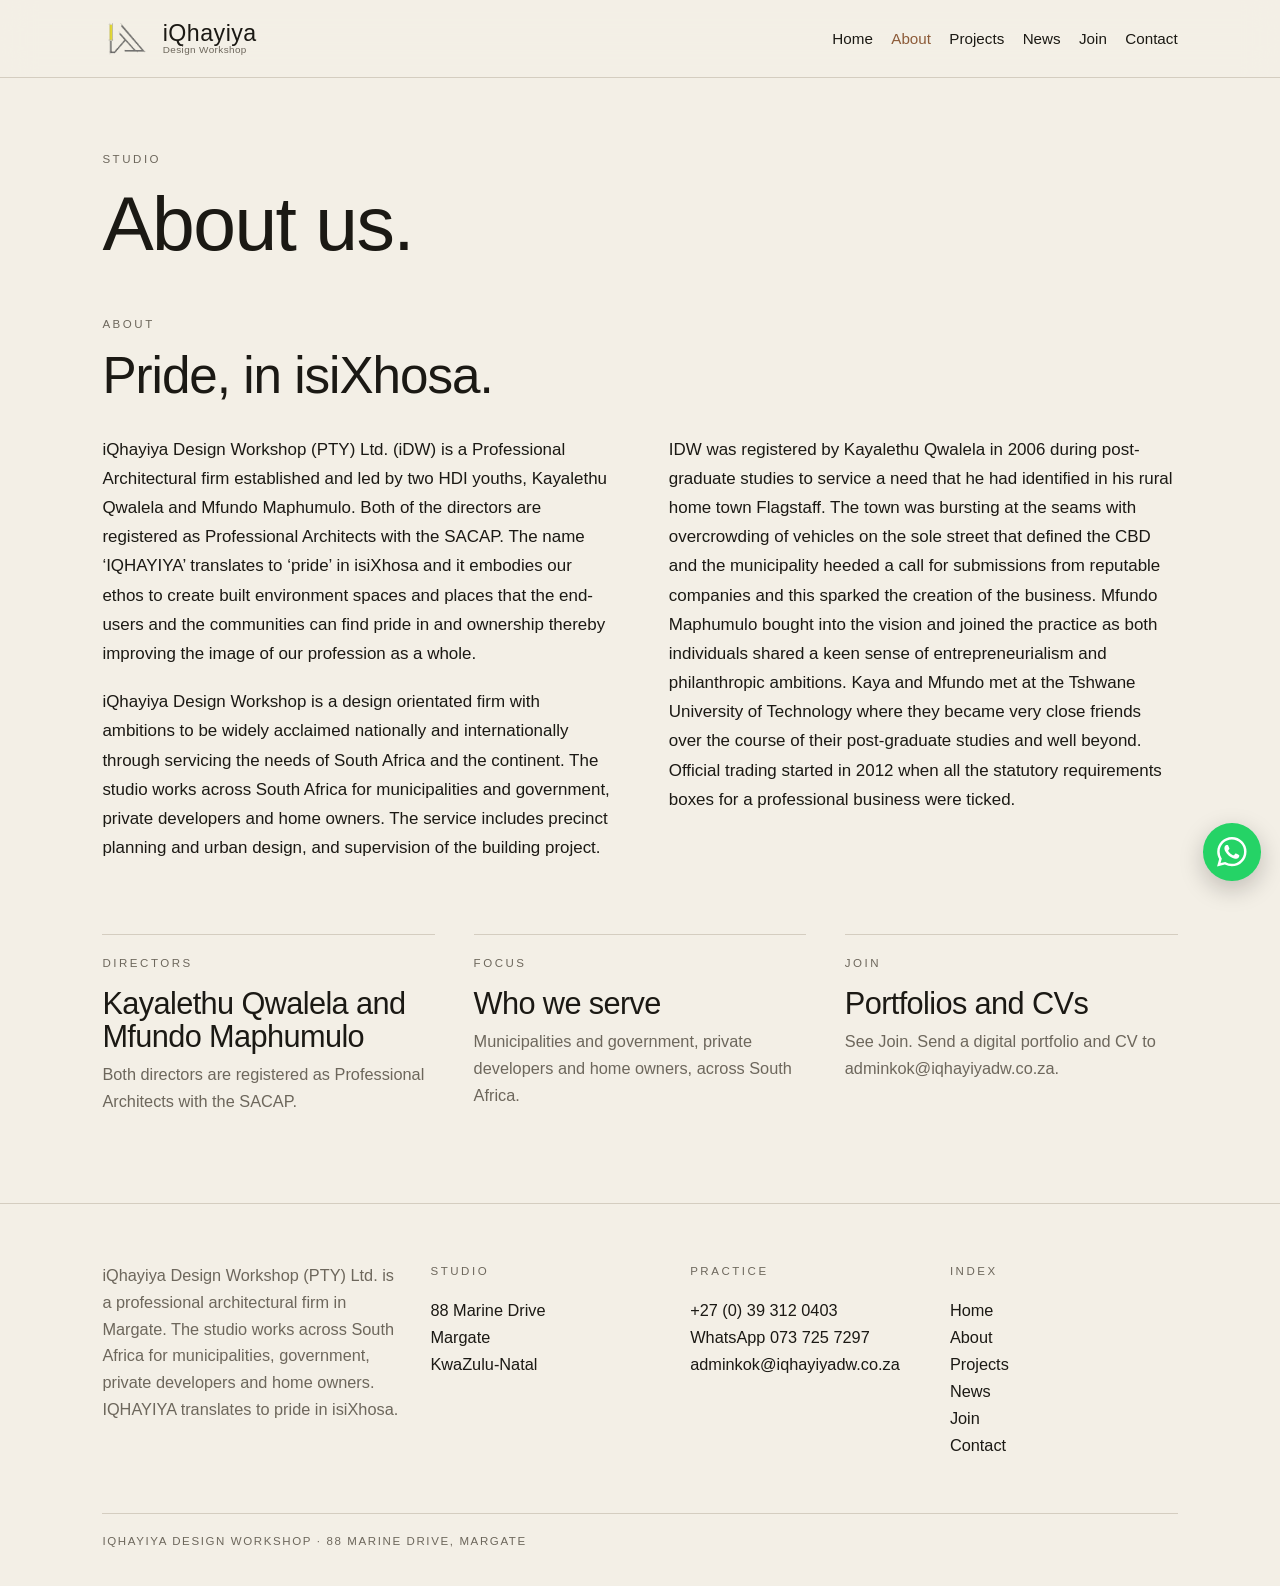
<file: about.html>
<!DOCTYPE html>
<html lang="en">
<head>
  <meta charset="utf-8">
  <meta name="viewport" content="width=device-width, initial-scale=1">
  <title>About Us — iQhayiya Design Workshop</title>
  <meta name="description" content="About iQhayiya Design Workshop.">
  <link rel="icon" href="favicon.svg" type="image/svg+xml">
  <link rel="stylesheet" href="css/styles.css?v=meet69">
</head>
<body>
  <div id="site-header"></div>
  <main>
    <section class="page-hero">
      <p class="eyebrow">Studio</p>
      <h1>About us.</h1>
    </section>

    <section class="practice-about">
      <div class="practice-about-head">
        <p class="eyebrow">About</p>
        <h2>Pride, in isiXhosa.</h2>
      </div>
      <div class="practice-copy">
        <p>iQhayiya Design Workshop (PTY) Ltd. (iDW) is a Professional Architectural firm established and led by two HDI youths, Kayalethu Qwalela and Mfundo Maphumulo. Both of the directors are registered as Professional Architects with the SACAP. The name ‘IQHAYIYA’ translates to ‘pride’ in isiXhosa and it embodies our ethos to create built environment spaces and places that the end-users and the communities can find pride in and ownership thereby improving the image of our profession as a whole.</p>
        <p>iQhayiya Design Workshop is a design orientated firm with ambitions to be widely acclaimed nationally and internationally through servicing the needs of South Africa and the continent. The studio works across South Africa for municipalities and government, private developers and home owners. The service includes precinct planning and urban design, and supervision of the building project.</p>
        <p>IDW was registered by Kayalethu Qwalela in 2006 during post-graduate studies to service a need that he had identified in his rural home town Flagstaff. The town was bursting at the seams with overcrowding of vehicles on the sole street that defined the CBD and the municipality heeded a call for submissions from reputable companies and this sparked the creation of the business. Mfundo Maphumulo bought into the vision and joined the practice as both individuals shared a keen sense of entrepreneurialism and philanthropic ambitions. Kaya and Mfundo met at the Tshwane University of Technology where they became very close friends over the course of their post-graduate studies and well beyond. Official trading started in 2012 when all the statutory requirements boxes for a professional business were ticked.</p>
      </div>
    </section>

    <section class="notes">
      <article>
        <p class="eyebrow">Directors</p>
        <h3>Kayalethu Qwalela and Mfundo Maphumulo</h3>
        <p>Both directors are registered as Professional Architects with the SACAP.</p>
      </article>
      <article>
        <p class="eyebrow">Focus</p>
        <h3>Who we serve</h3>
        <p>Municipalities and government, private developers and home owners, across South Africa.</p>
      </article>
      <article>
        <p class="eyebrow">Join</p>
        <h3>Portfolios and CVs</h3>
        <p>See <a href="join.html">Join</a>. Send a digital portfolio and CV to <a href="mailto:adminkok@iqhayiyadw.co.za">adminkok@iqhayiyadw.co.za</a>.</p>
      </article>
    </section>

  </main>
  <div id="site-footer"></div>
  <script type="module" src="js/about.js?v=meet70"></script>
</body>
</html>
</file>
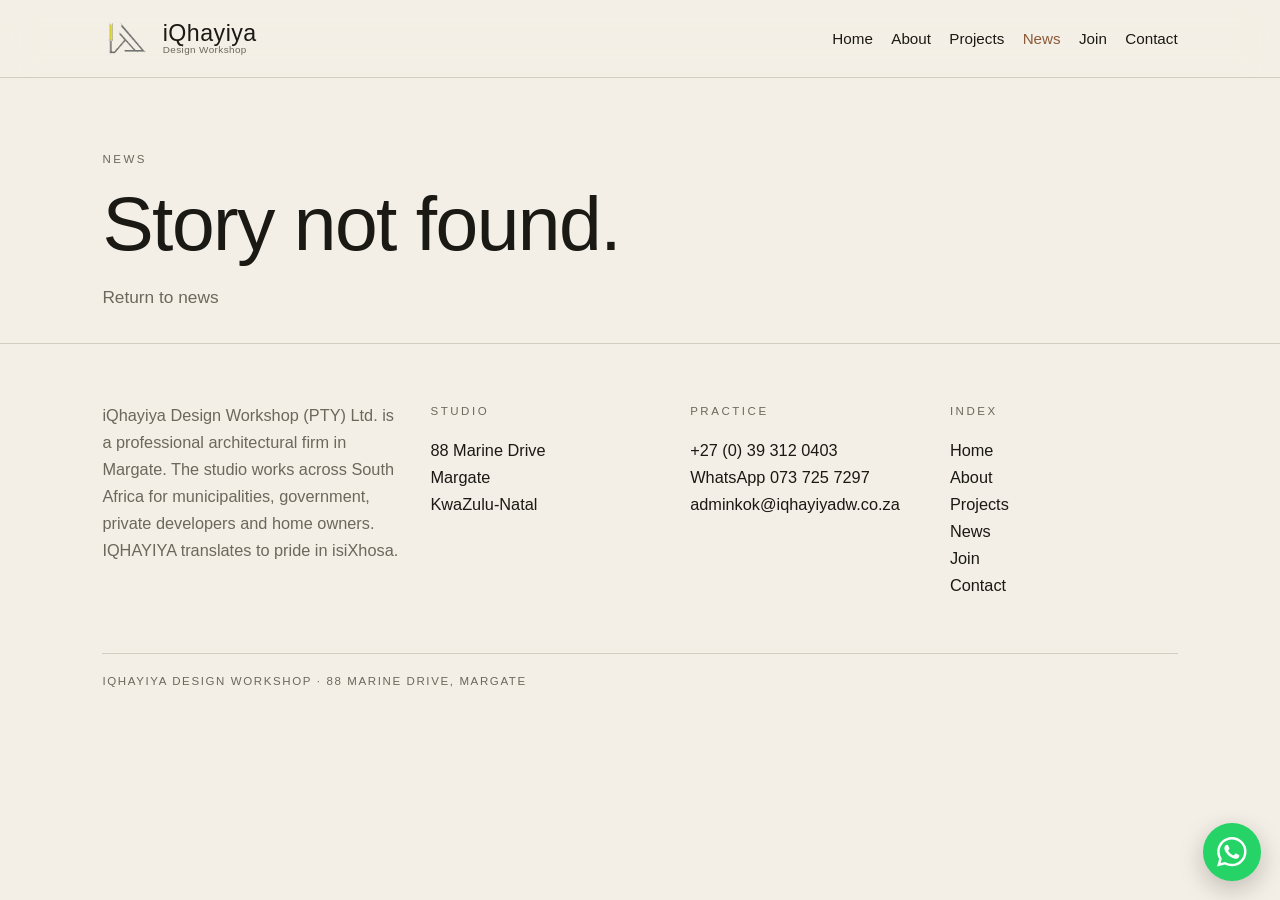
<file: article.html>
<!DOCTYPE html>
<html lang="en">
<head>
  <meta charset="utf-8">
  <meta name="viewport" content="width=device-width, initial-scale=1">
  <title>News — iQhayiya Design Workshop</title>
  <meta name="description" content="Article, iQhayiya Design Workshop.">
  <link rel="icon" href="favicon.svg" type="image/svg+xml">
  <link rel="stylesheet" href="css/styles.css?v=meet69">
</head>
<body>
  <div id="site-header"></div>
  <main id="article-root"></main>
  <div id="site-footer"></div>
  <script type="module" src="js/article.js?v=meet70"></script>
</body>
</html>
</file>
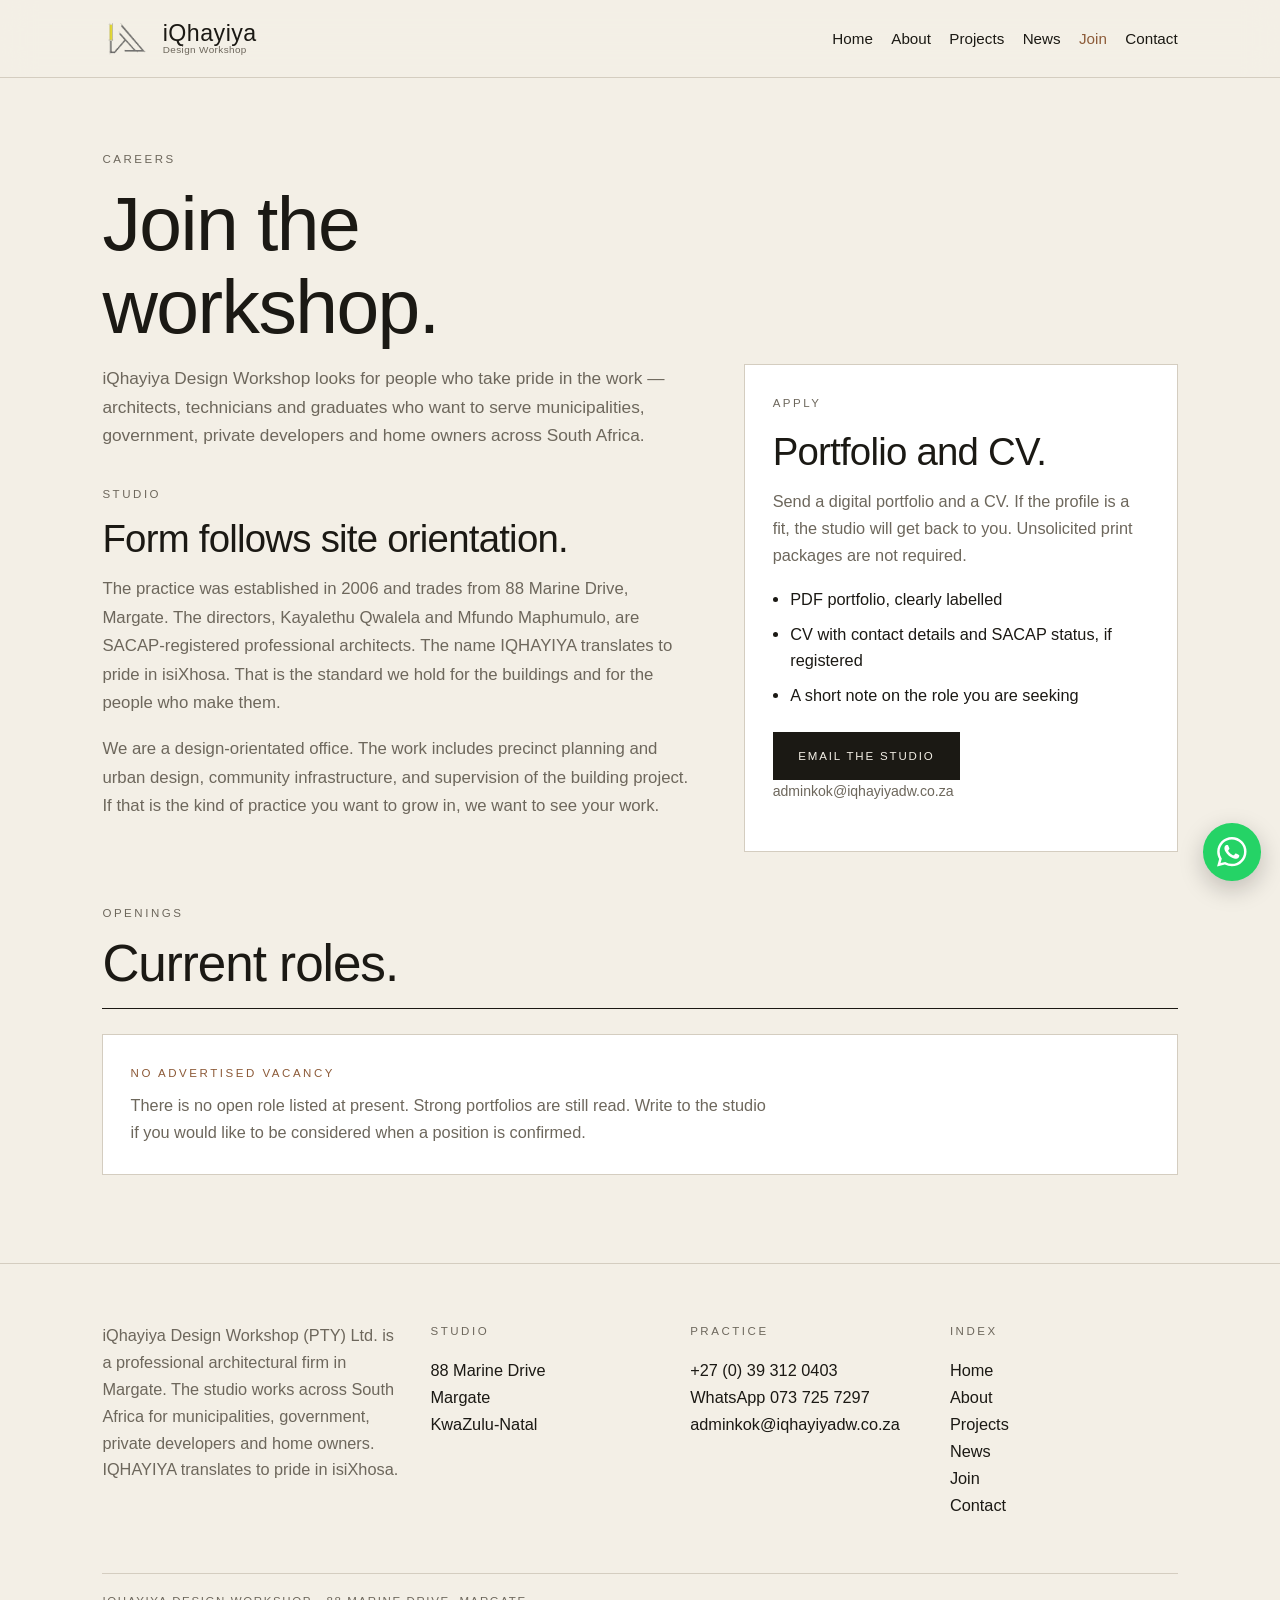
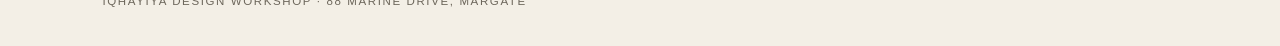
<file: join.html>
<!DOCTYPE html>
<html lang="en">
<head>
  <meta charset="utf-8">
  <meta name="viewport" content="width=device-width, initial-scale=1">
  <title>Join — iQhayiya Design Workshop</title>
  <meta name="description" content="Join iQhayiya Design Workshop. Send a digital portfolio and CV to the Margate studio.">
  <link rel="icon" href="favicon.svg" type="image/svg+xml">
  <link rel="stylesheet" href="css/styles.css?v=meet69">
</head>
<body data-nav="join">
  <div id="site-header"></div>
  <main>
    <header class="join-masthead">
      <p class="eyebrow">Careers</p>
      <h1>Join the workshop.</h1>
      <div class="join-pair">
        <div class="join-intro">
          <p class="lede">iQhayiya Design Workshop looks for people who take pride in the work — architects, technicians and graduates who want to serve municipalities, government, private developers and home owners across South Africa.</p>
          <div class="join-copy">
            <p class="eyebrow">Studio</p>
            <h2>Form follows site orientation.</h2>
            <p>The practice was established in 2006 and trades from 88 Marine Drive, Margate. The directors, Kayalethu Qwalela and Mfundo Maphumulo, are SACAP-registered professional architects. The name IQHAYIYA translates to pride in isiXhosa. That is the standard we hold for the buildings and for the people who make them.</p>
            <p>We are a design-orientated office. The work includes precinct planning and urban design, community infrastructure, and supervision of the building project. If that is the kind of practice you want to grow in, we want to see your work.</p>
          </div>
        </div>
        <aside class="join-apply">
          <p class="eyebrow">Apply</p>
          <h2>Portfolio and CV.</h2>
          <p>Send a digital portfolio and a CV. If the profile is a fit, the studio will get back to you. Unsolicited print packages are not required.</p>
          <ul class="join-list">
            <li>PDF portfolio, clearly labelled</li>
            <li>CV with contact details and SACAP status, if registered</li>
            <li>A short note on the role you are seeking</li>
          </ul>
          <a class="more-projects-btn join-mail" href="mailto:adminkok@iqhayiyadw.co.za?subject=Portfolio%20and%20CV">Email the studio</a>
          <p class="join-note">adminkok@iqhayiyadw.co.za</p>
        </aside>
      </div>
    </header>

    <section class="join-openings">
      <div class="join-openings-head">
        <p class="eyebrow">Openings</p>
        <h2>Current roles.</h2>
      </div>
      <div class="join-vacancy" role="status">
        <p class="join-vacancy-kicker">No advertised vacancy</p>
        <p>There is no open role listed at present. Strong portfolios are still read. Write to the studio if you would like to be considered when a position is confirmed.</p>
      </div>
    </section>
  </main>
  <div id="site-footer"></div>
  <script type="module" src="js/page.js?v=meet70"></script>
</body>
</html>
</file>
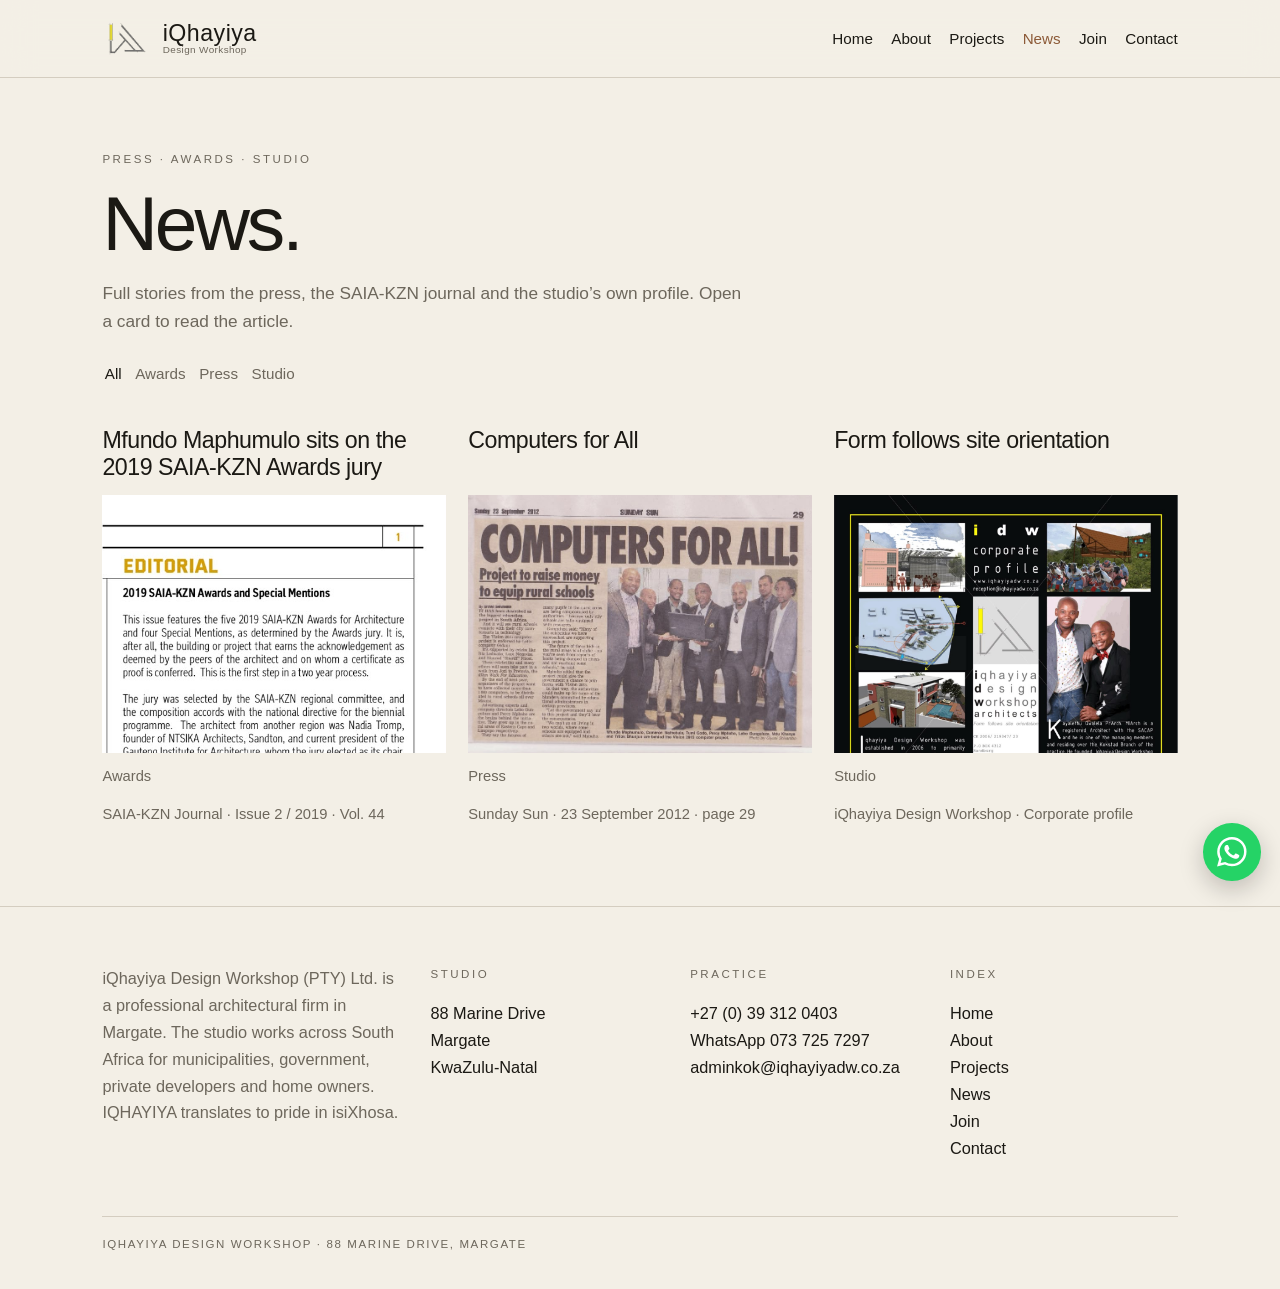
<file: news.html>
<!DOCTYPE html>
<html lang="en">
<head>
  <meta charset="utf-8">
  <meta name="viewport" content="width=device-width, initial-scale=1">
  <title>News — iQhayiya Design Workshop</title>
  <meta name="description" content="Press, awards and studio records from iQhayiya Design Workshop.">
  <link rel="icon" href="favicon.svg" type="image/svg+xml">
  <link rel="stylesheet" href="css/styles.css?v=meet69">
</head>
<body>
  <div id="site-header"></div>
  <main>
    <section class="page-hero news-masthead">
      <p class="eyebrow">Press · Awards · Studio</p>
      <h1>News.</h1>
      <p class="lede">Full stories from the press, the SAIA-KZN journal and the studio’s own profile. Open a card to read the article.</p>
    </section>
    <div class="filters" role="group" aria-label="Filter news">
      <button type="button" data-filter="All" aria-pressed="true">All</button>
      <button type="button" data-filter="Awards">Awards</button>
      <button type="button" data-filter="Press">Press</button>
      <button type="button" data-filter="Studio">Studio</button>
    </div>
    <div class="archive-grid" id="news-grid"></div>
    <p class="empty" id="news-empty" hidden>No stories in this set.</p>
  </main>
  <div id="site-footer"></div>
  <script type="module" src="js/news.js?v=meet70"></script>
</body>
</html>
</file>
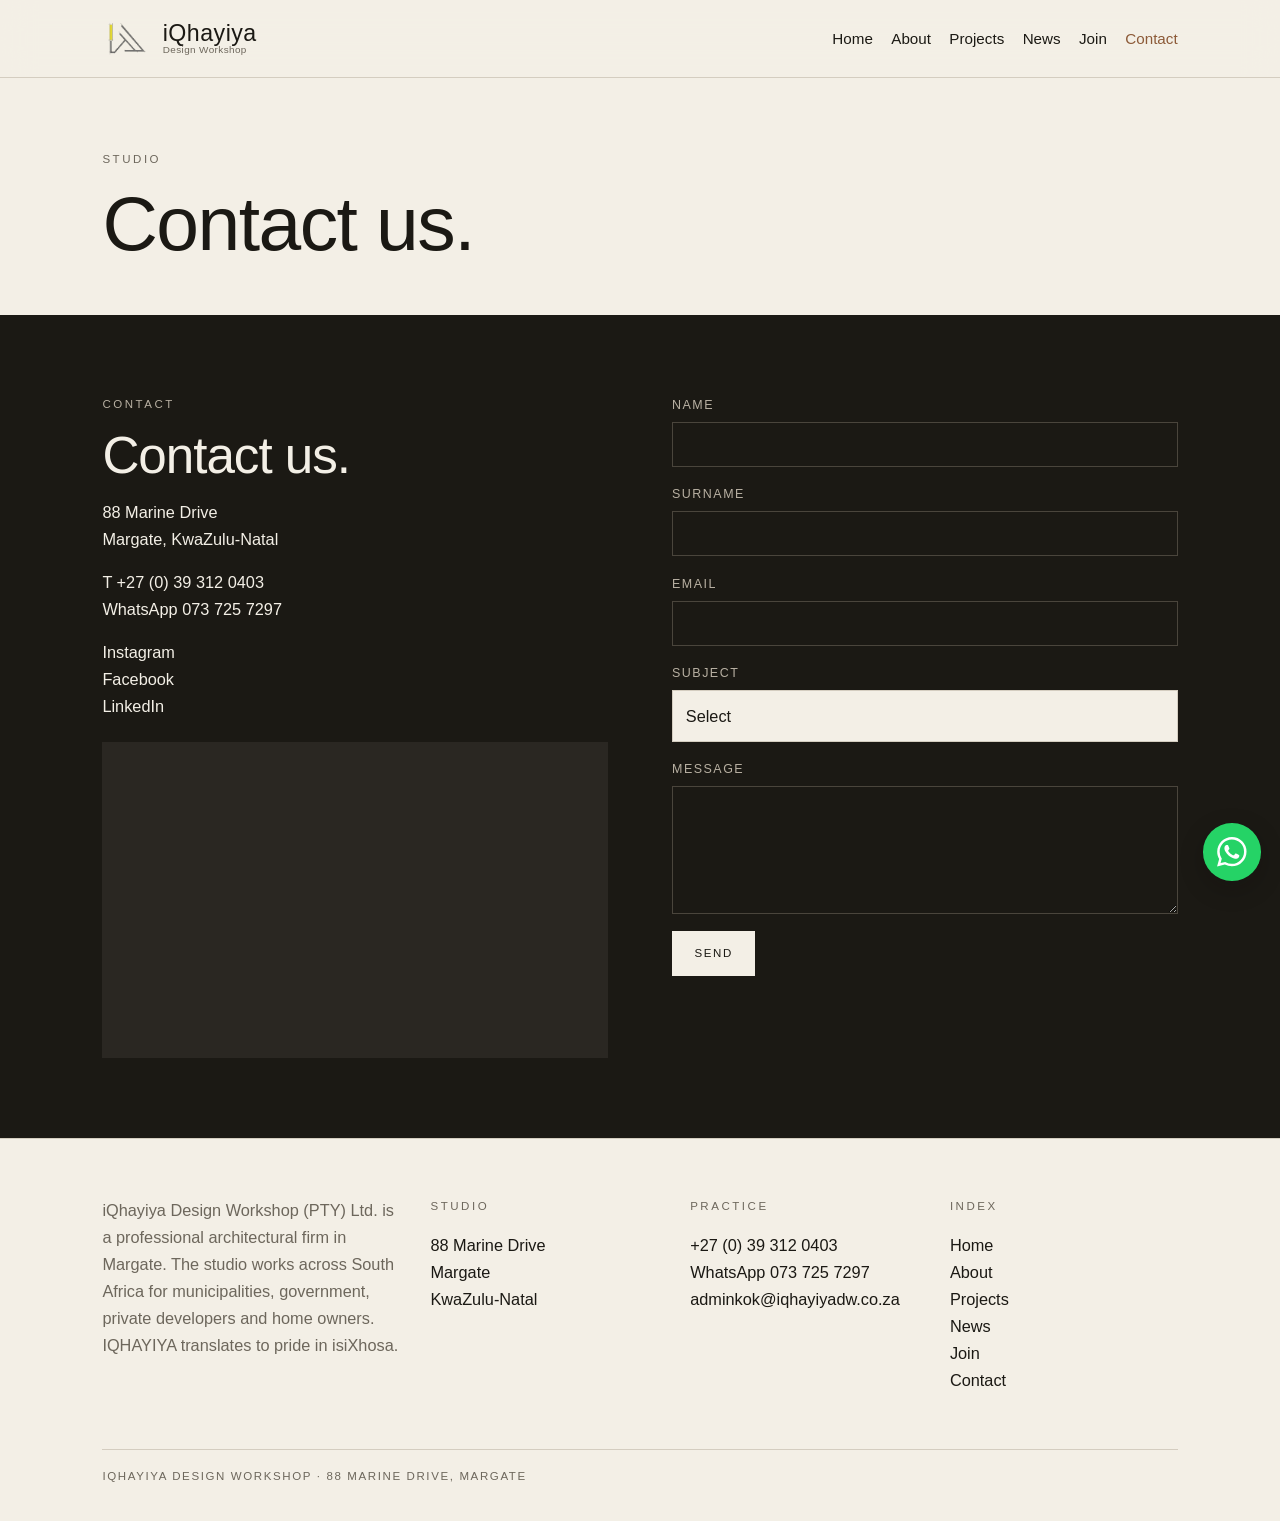
<file: practice.html>
<!DOCTYPE html>
<html lang="en">
<head>
  <meta charset="utf-8">
  <meta name="viewport" content="width=device-width, initial-scale=1">
  <title>Contact — iQhayiya Design Workshop</title>
  <meta name="description" content="Contact iQhayiya Design Workshop.">
  <link rel="icon" href="favicon.svg" type="image/svg+xml">
  <link rel="stylesheet" href="css/styles.css?v=meet69">
</head>
<body>
  <div id="site-header"></div>
  <main>
    <section class="page-hero">
      <p class="eyebrow">Studio</p>
      <h1>Contact us.</h1>
    </section>

    <section class="contact-panel" id="contact">
      <div>
        <p class="eyebrow">Contact</p>
        <h2>Contact us.</h2>
        <p>88 Marine Drive<br>Margate, KwaZulu-Natal</p>
        <p><a href="tel:+27393120403">T +27 (0) 39 312 0403</a><br>
        <a href="https://wa.me/27737257297">WhatsApp 073 725 7297</a></p>
        <p><a href="https://www.instagram.com/iqhayiya_design_workshop_archi/" target="_blank" rel="noopener">Instagram</a><br>
        <a href="https://www.facebook.com/iQhayiya-Design-Workshop-Architects-254652624596384/" target="_blank" rel="noopener">Facebook</a><br>
        <a href="https://www.linkedin.com/company/iqhayiya-design-workshop" target="_blank" rel="noopener">LinkedIn</a></p>
        <div class="map-embed">
          <iframe title="iQhayiya Design Workshop on Google Maps" src="https://maps.google.com/maps?q=88%20Marine%20Drive%20Margate&amp;z=15&amp;output=embed" loading="lazy" referrerpolicy="no-referrer-when-downgrade"></iframe>
        </div>
      </div>
      <form id="contact-form" novalidate>
        <label>
          Name
          <input type="text" name="name" autocomplete="given-name">
          <span class="field-error" data-error-for="name"></span>
        </label>
        <label>
          Surname
          <input type="text" name="surname" autocomplete="family-name">
          <span class="field-error" data-error-for="surname"></span>
        </label>
        <label>
          Email
          <input type="email" name="email" autocomplete="email">
          <span class="field-error" data-error-for="email"></span>
        </label>
        <label>
          <span id="project-type-label">Subject</span>
          <select name="type" id="project-type" class="sr-only" tabindex="-1" aria-hidden="true">
            <option value="">Select</option>
            <option>Urban design</option>
            <option>Building supervision</option>
            <option>Residential</option>
            <option>Community Infrastructure</option>
          </select>
          <div class="custom-select" data-custom-select>
            <button type="button" class="custom-select-trigger" aria-haspopup="listbox" aria-expanded="false" aria-labelledby="project-type-label">
              Select
            </button>
            <ul class="custom-select-menu" role="listbox" hidden>
              <li role="option" data-value="Urban design">Urban design</li>
              <li role="option" data-value="Building supervision">Building supervision</li>
              <li role="option" data-value="Residential">Residential</li>
              <li role="option" data-value="Community Infrastructure">Community Infrastructure</li>
            </ul>
          </div>
          <span class="field-error" data-error-for="type"></span>
        </label>
        <label>
          Message
          <textarea name="note" rows="5"></textarea>
          <span class="field-error" data-error-for="note"></span>
        </label>
        <button type="submit">Send</button>
        <p class="form-status" id="form-status" role="status"></p>
      </form>
    </section>
  </main>
  <div id="site-footer"></div>
  <script type="module" src="js/practice.js?v=meet70"></script>
</body>
</html>
</file>
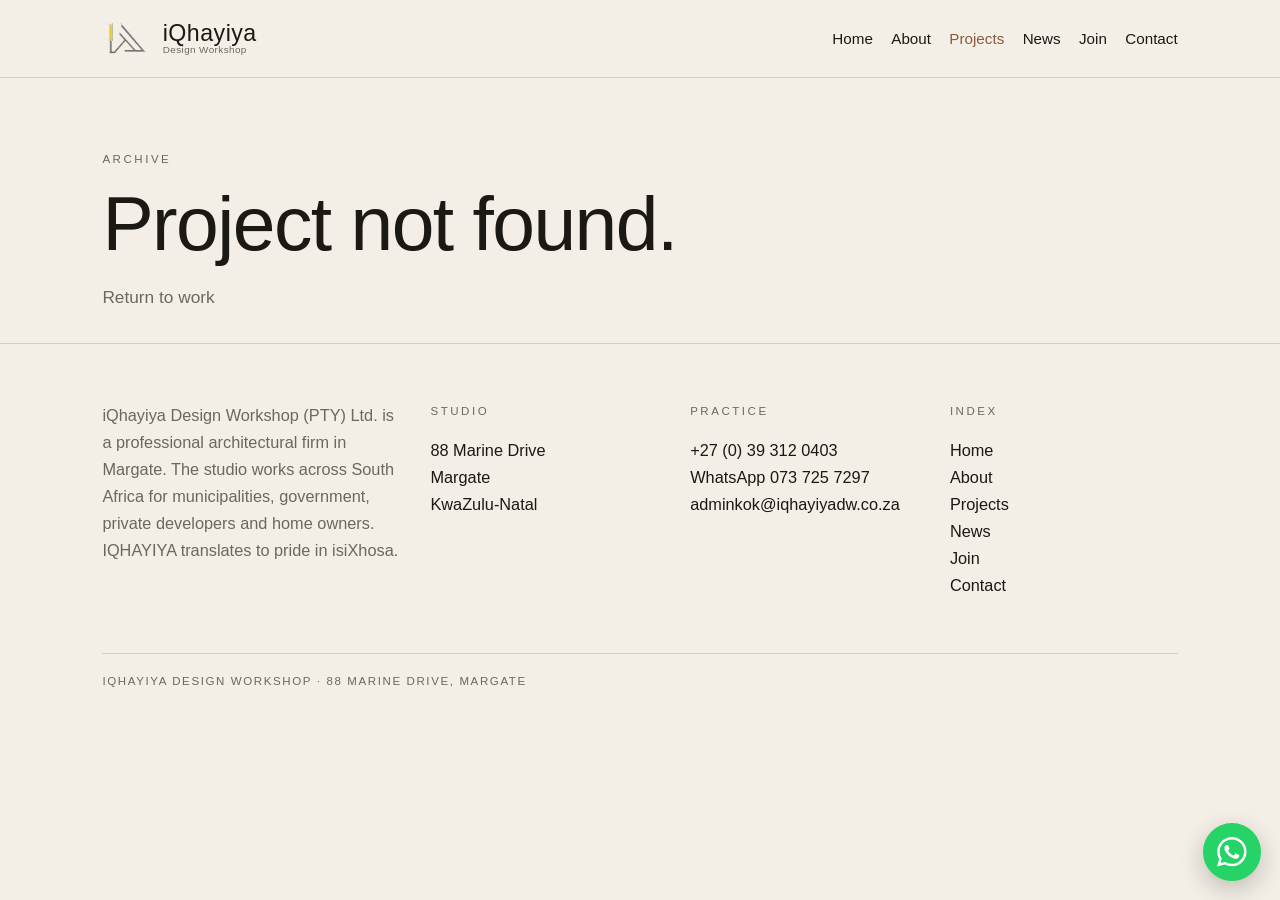
<file: project.html>
<!DOCTYPE html>
<html lang="en">
<head>
  <meta charset="utf-8">
  <meta name="viewport" content="width=device-width, initial-scale=1">
  <title>Project — iQhayiya Design Workshop</title>
  <meta name="description" content="Project, iQhayiya Design Workshop.">
  <link rel="icon" href="favicon.svg" type="image/svg+xml">
  <link rel="stylesheet" href="css/styles.css?v=meet69">
</head>
<body>
  <div id="site-header"></div>
  <main id="project-root"></main>
  <div id="site-footer"></div>
  <script type="module" src="js/project.js?v=meet70"></script>
</body>
</html>
</file>
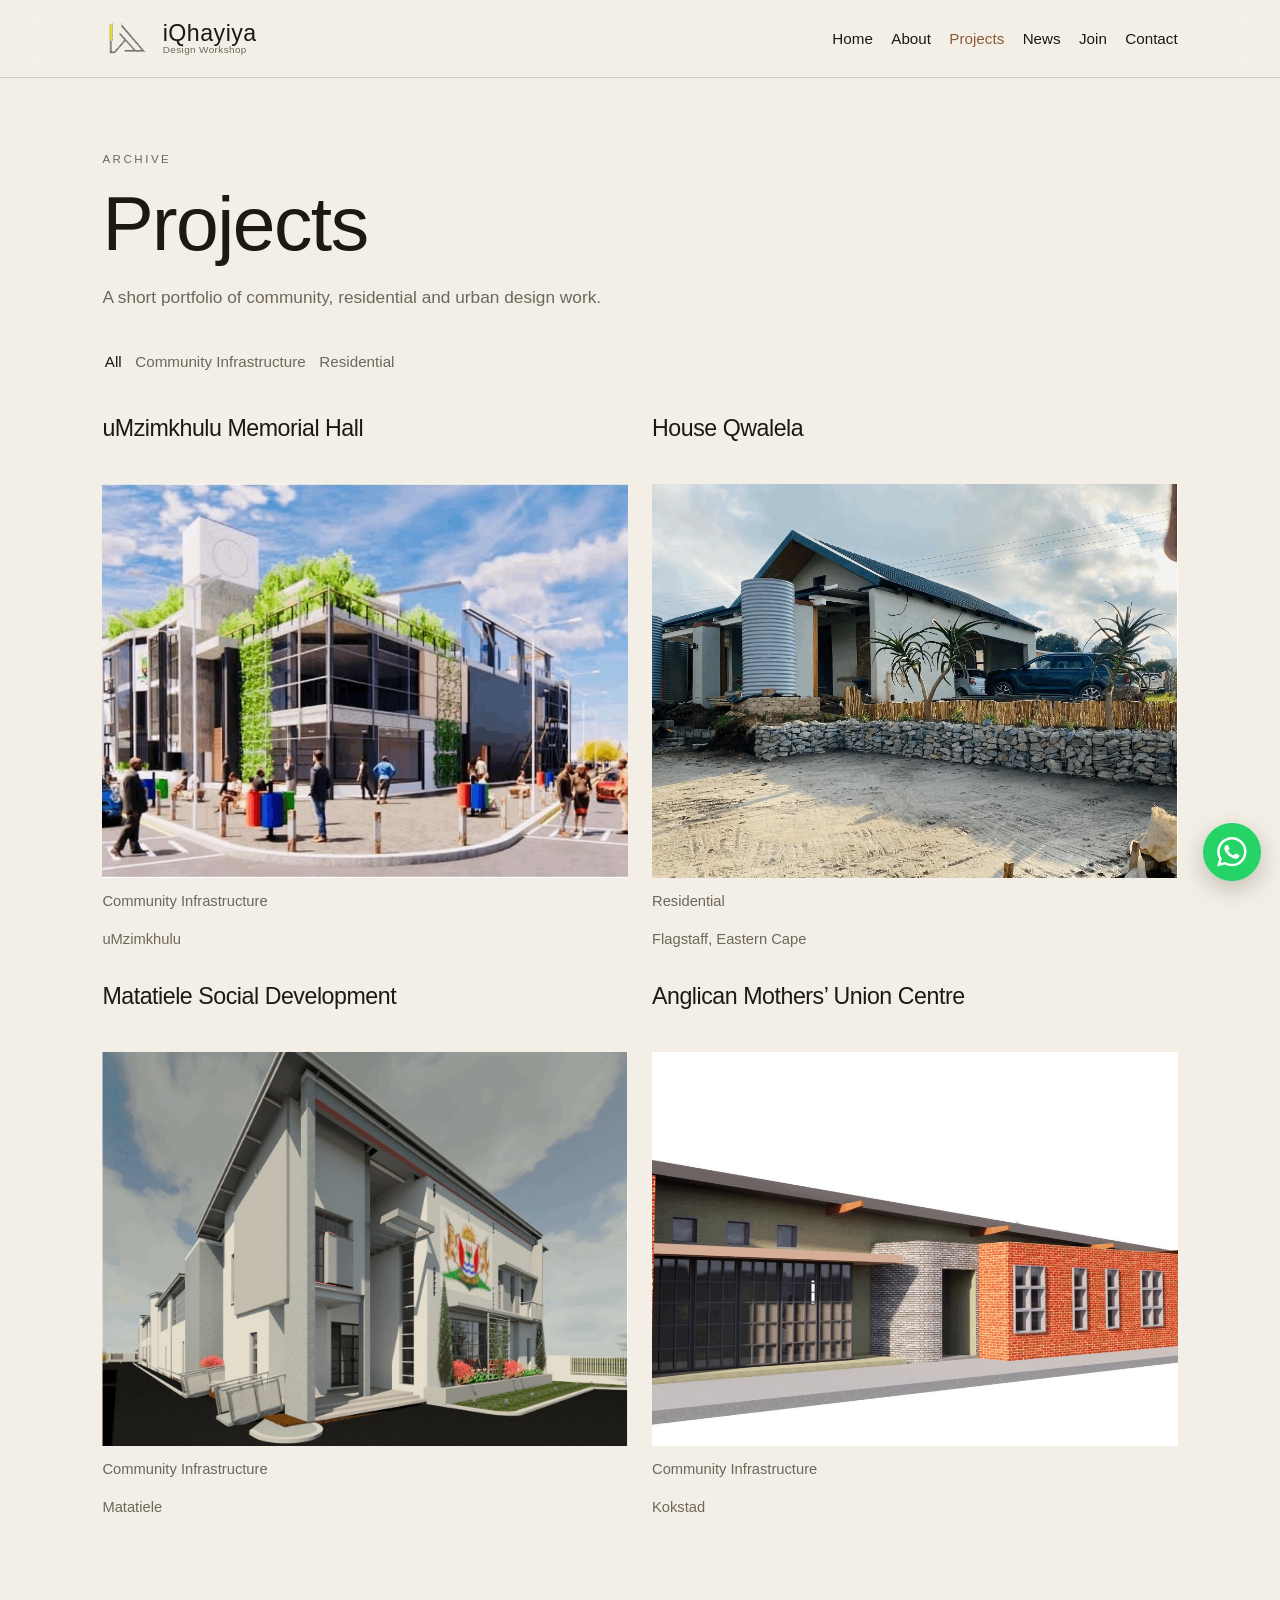
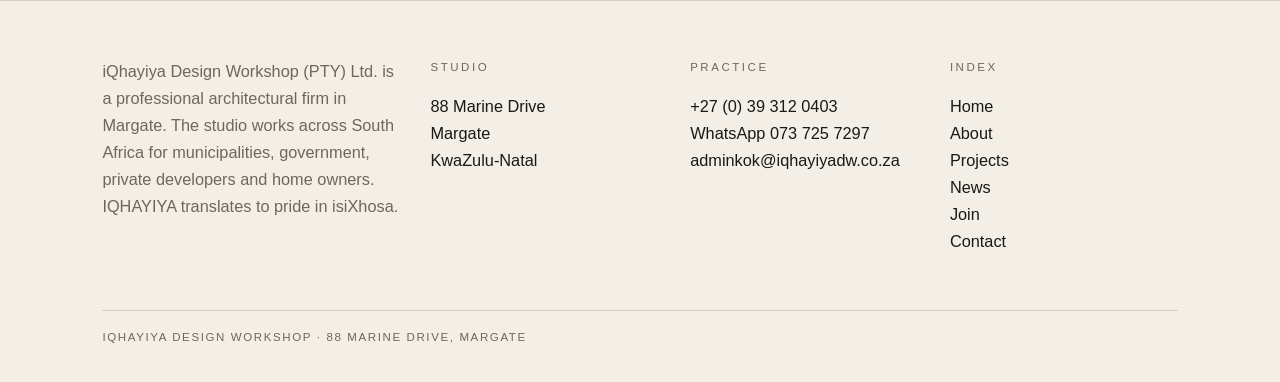
<file: work.html>
<!DOCTYPE html>
<html lang="en">
<head>
  <meta charset="utf-8">
  <meta name="viewport" content="width=device-width, initial-scale=1">
  <title>Projects — iQhayiya Design Workshop</title>
  <meta name="description" content="Selected work by iQhayiya Design Workshop.">
  <link rel="icon" href="favicon.svg" type="image/svg+xml">
  <link rel="stylesheet" href="css/styles.css?v=meet69">
</head>
<body>
  <div id="site-header"></div>
  <main>
    <section class="page-hero">
      <p class="eyebrow">Archive</p>
      <h1>Projects</h1>
      <p class="lede">A short portfolio of community, residential and urban design work.</p>
    </section>
    <div class="filters" role="group" aria-label="Filter projects">
      <button type="button" data-filter="All" aria-pressed="true">All</button>
      <button type="button" data-filter="Community Infrastructure">Community Infrastructure</button>
      <button type="button" data-filter="Residential">Residential</button>
    </div>
    <div class="archive-grid" id="archive-grid"></div>
    <p class="empty" id="archive-empty" hidden>No projects in this set.</p>
  </main>
  <div id="site-footer"></div>
  <script type="module" src="js/work.js?v=meet70"></script>
</body>
</html>
</file>
<file: css/styles.css>
:root {
  --paper: #f3efe6;
  --paper-2: #e7e1d4;
  --ink: #1b1914;
  --muted: #6d675c;
  --hair: #d4cdc0;
  --copper: #8c5a38;
  --photo-type: #fbf9f4;
  --pad: 8vw;
  --header-h: 4.8rem;
}

* { box-sizing: border-box; }
html, body { margin: 0; padding: 0; }
html { scroll-behavior: smooth; }
body {
  background: var(--paper);
  color: var(--ink);
  font-family: Arial, Helvetica, sans-serif;
  font-weight: 400;
  font-size: 1.02rem;
  line-height: 1.65;
}

img { max-width: 100%; display: block; }
a { color: inherit; text-decoration: none; }
a:hover { color: var(--copper); }
button, input, select, textarea { font: inherit; color: inherit; }

.eyebrow {
  margin: 0 0 0.85rem;
  font-size: 0.72rem;
  letter-spacing: 0.22em;
  text-transform: uppercase;
  color: var(--muted);
}

h1, h2, h3 {
  font-family: Arial, Helvetica, sans-serif;
  font-weight: 500;
  letter-spacing: -0.02em;
  line-height: 1.08;
}

h1 { font-size: clamp(2.6rem, 6vw, 5.4rem); margin: 0 0 1.1rem; }
h2 { font-size: clamp(2rem, 4vw, 3.4rem); margin: 0 0 1rem; }
h3 { font-size: clamp(1.6rem, 2.4vw, 2.1rem); margin: 0.2rem 0 0.5rem; }

.lede {
  max-width: 38rem;
  font-size: 1.08rem;
  color: var(--muted);
  margin: 0;
}

/* Header */
.site-header {
  position: sticky;
  top: 0;
  z-index: 20;
  background: rgba(243, 239, 230, 0.82);
  backdrop-filter: blur(16px);
  -webkit-backdrop-filter: blur(16px);
  border-bottom: 1px solid var(--hair);
}
.bar {
  min-height: var(--header-h);
  padding: 0 var(--pad);
  display: flex;
  align-items: center;
  justify-content: space-between;
  gap: 1.5rem;
}
.wordmark {
  display: flex;
  flex-direction: row;
  align-items: center;
  gap: 0.7rem;
  color: var(--ink);
}
.wordmark:hover { color: var(--ink); }
.wordmark-logo {
  display: block;
  height: 2.55rem;
  width: auto;
}
.wordmark-text {
  display: flex;
  flex-direction: column;
  align-items: flex-start;
  gap: 0;
  line-height: 1.05;
}
.wordmark-name {
  font-family: Arial, Helvetica, sans-serif;
  font-size: 1.45rem;
  letter-spacing: 0.02em;
}
.wordmark-sub {
  font-size: 0.62rem;
  letter-spacing: 0.04em;
  color: var(--muted);
}
.site-nav { display: flex; gap: 1.15rem; flex-wrap: wrap; justify-content: flex-end; }
.site-nav a {
  font-size: 0.95rem;
  letter-spacing: 0;
  text-transform: none;
}
.site-nav a[aria-current="page"] { color: var(--copper); }
.nav-toggle {
  display: none;
  background: none;
  border: 0;
  padding: 0;
  letter-spacing: 0.16em;
  text-transform: uppercase;
  font-size: 0.72rem;
  cursor: pointer;
}

/* Hero */
.hero {
  position: relative;
  min-height: calc(100vh - var(--header-h));
  color: var(--ink);
  overflow: hidden;
  background: #fff;
}
.hero img,
.hero-slide {
  position: absolute;
  inset: 0;
  width: 100%;
  height: 100%;
  object-fit: contain;
}
.hero-slides { position: absolute; inset: 0; }
.hero-slide {
  opacity: 0;
  transition: opacity 0.8s ease;
}
.hero-slide.is-active { opacity: 1; }
.hero-dots {
  display: flex;
  gap: 0.45rem;
  margin-top: 1.4rem;
}
.hero-dots button {
  width: 0.55rem;
  height: 0.55rem;
  padding: 0;
  border: 0;
  border-radius: 50%;
  background: rgba(27, 25, 20, 0.28);
  cursor: pointer;
}
.hero-dots button[aria-current="true"] { background: var(--ink); }
.hero-scrim {
  position: absolute;
  inset: 0;
  background: linear-gradient(to top, rgba(243, 239, 230, 0.92) 0%, rgba(243, 239, 230, 0.35) 38%, transparent 62%);
}
.hero-copy {
  position: relative;
  z-index: 1;
  min-height: calc(100vh - var(--header-h));
  display: flex;
  flex-direction: column;
  justify-content: flex-end;
  padding: 5rem var(--pad) 4.2rem;
  max-width: 52rem;
}
.hero .eyebrow,
.hero .lede { color: var(--muted); text-shadow: none; }
.hero h1 { color: var(--ink); text-shadow: none; }

.home-hero {
  color: var(--photo-type);
  background: #1b1914;
}
.home-hero .hero-slide,
.home-hero img {
  object-fit: cover;
}
.home-hero .hero-scrim {
  background: linear-gradient(to top, rgba(12, 10, 8, 0.28) 0%, rgba(12, 10, 8, 0.06) 38%, transparent 62%);
}
.home-hero .eyebrow,
.home-hero .lede {
  color: rgba(251, 249, 244, 0.92);
  text-shadow: 0 1px 12px rgba(12, 10, 8, 0.35);
}
.home-hero h1 {
  color: var(--photo-type);
  text-shadow: 0 1px 16px rgba(12, 10, 8, 0.35);
}
.home-hero .hero-dots:empty,
.home-hero .hero-dots:has(button:only-child) { display: none; }
.home-hero .hero-dots button { background: rgba(251, 249, 244, 0.45); }
.home-hero .hero-dots button[aria-current="true"] { background: #fbf9f4; }

#site-header,
#project-root,
main {
  margin: 0;
  padding: 0;
}
.hero.project-hero {
  width: 100%;
  margin: 0;
  height: 65vh;
  min-height: 65vh;
  max-height: 65vh;
  overflow: hidden;
  background: #1b1914;
}
.hero.project-hero > img {
  position: absolute;
  inset: 0;
  display: block;
  width: 100%;
  max-width: none;
  height: 100%;
  object-fit: cover;
  object-position: center center;
}
body:has(.project-hero) .site-header {
  border-bottom: 0;
}
.project-hero .hero-copy {
  position: absolute;
  inset: 0;
  min-height: 0;
  padding: 2rem var(--pad) 1.8rem;
}
.project-hero .eyebrow,
.project-hero .lede {
  color: rgba(251, 249, 244, 0.92);
  text-shadow: 0 1px 12px rgba(12, 10, 8, 0.35);
}
.project-hero h1 {
  font-size: clamp(1.7rem, 3.6vw, 2.8rem);
  color: var(--photo-type);
  text-shadow: 0 1px 16px rgba(12, 10, 8, 0.35);
}
.project-hero .hero-scrim {
  background: linear-gradient(to top, rgba(12, 10, 8, 0.55) 0%, rgba(12, 10, 8, 0.12) 42%, transparent 68%);
}

/* Sections */
.selected,
.page-hero,
.filters,
.archive-grid,
.empty,
.further,
.notes,
.split,
.practice-about,
.join-masthead,
.join-openings { padding-left: var(--pad); padding-right: var(--pad); }

.selected { padding-top: 5.5rem; padding-bottom: 5rem; }
.section-head {
  display: flex;
  justify-content: space-between;
  align-items: flex-end;
  gap: 2rem;
  margin-bottom: 2.4rem;
}
.section-head h2 { margin: 0; }
.text-link {
  font-size: 0.78rem;
  letter-spacing: 0.16em;
  text-transform: uppercase;
  white-space: nowrap;
}

.project-grid,
.archive-grid {
  display: grid;
  grid-template-columns: repeat(2, minmax(0, 1fr));
  gap: 2rem 1.5rem;
  align-items: stretch;
}
.archive-grid {
  padding-bottom: 5rem;
}
#news-grid {
  display: grid;
  grid-template-columns: repeat(3, minmax(0, 1fr));
  gap: 2rem 1.4rem;
  align-items: stretch;
}
.news-tile {
  display: grid;
  grid-template-rows: 2.56rem auto auto auto;
  row-gap: 0.75rem;
  min-width: 0;
  height: 100%;
}
.news-tile h3 {
  margin: 0;
  font-size: 1.28rem;
  line-height: 1.28;
  max-width: none;
  display: -webkit-box;
  -webkit-box-orient: vertical;
  -webkit-line-clamp: 2;
  overflow: hidden;
}
.news-tile .card-media {
  width: 100%;
  aspect-ratio: 4 / 3;
  margin: 0;
}
.news-tile .card-media img {
  object-fit: cover;
  object-position: top center;
}
.news-tile .card-meta,
.news-tile .card-loc {
  white-space: nowrap;
  overflow: hidden;
  text-overflow: ellipsis;
}
.further-grid {
  display: grid;
  grid-template-columns: 1fr 1fr;
  gap: 2rem 1.5rem;
}

.card { display: block; color: inherit; }
.card:hover { color: inherit; }
.card-media {
  position: relative;
  overflow: hidden;
  background: #fff;
  aspect-ratio: 4 / 3;
  margin: 0 0 0.9rem;
}
.card-media img {
  width: 100%;
  height: 100%;
  object-fit: cover;
  object-position: center;
  transition: transform 0.7s ease;
}
.card-media-fill img {
  object-fit: cover;
}
.card:hover img { transform: scale(1.04); }
.see-more {
  position: absolute;
  top: 50%;
  left: 50%;
  z-index: 2;
  transform: translate(-50%, -50%);
  display: inline-block;
  margin: 0;
  padding: 0.65rem 1.6rem;
  border: 1px solid #fff;
  border-radius: 999px;
  background: none;
  box-shadow: none;
  color: #fff;
  letter-spacing: 0.08em;
  text-transform: uppercase;
  font-size: calc(0.72rem + 3px);
  font-weight: 700;
  font-style: italic;
  white-space: nowrap;
}
.see-more:hover {
  color: #fff;
  background: none;
  box-shadow: none;
}
.card-meta {
  margin: 0 0 0.15rem;
  font-size: 0.92rem;
  letter-spacing: 0;
  text-transform: none;
  color: var(--muted);
}
.card h3 { margin: 0 0 0.75rem; }
.card-loc { margin: 0; color: var(--muted); font-size: 0.92rem; }

.archive-grid .card,
.project-grid .card {
  display: grid;
  grid-template-rows: 3.6rem auto auto auto;
  row-gap: 0.7rem;
  min-width: 0;
  height: 100%;
}
.archive-grid .card h3,
.project-grid .card h3 {
  margin: 0;
  font-size: 1.45rem;
  line-height: 1.2;
  min-height: 3.48rem;
  display: -webkit-box;
  -webkit-box-orient: vertical;
  -webkit-line-clamp: 2;
  line-clamp: 2;
  overflow: hidden;
}
.archive-grid .card-media,
.project-grid .card-media {
  margin: 0;
  width: 100%;
  aspect-ratio: 4 / 3;
}
.archive-grid .card-meta,
.archive-grid .card-loc,
.project-grid .card-meta,
.project-grid .card-loc {
  white-space: nowrap;
  overflow: hidden;
  text-overflow: ellipsis;
}

.statement {
  border-top: 1px solid var(--hair);
  border-bottom: 1px solid var(--hair);
  padding: 5rem var(--pad);
  display: grid;
  grid-template-columns: 1fr 1fr;
  gap: 4rem;
  background: var(--paper);
}
.statement p { color: var(--muted); max-width: 34rem; }
.stats { list-style: none; padding: 1.4rem 0 0; margin: 0; }
.stats li {
  padding: 0.85rem 0;
  border-top: 1px solid var(--hair);
  display: flex;
  gap: 1rem;
  align-items: baseline;
}
.stats span {
  font-family: Arial, Helvetica, sans-serif;
  font-size: 1.8rem;
  min-width: 5.5rem;
}

.page-hero { padding-top: 4.5rem; padding-bottom: 2rem; }
.page-hero h1 { max-width: 18ch; }

/* News desk */
.news-page {
  padding-bottom: 5.5rem;
}
.news-masthead {
  padding: 4.5rem var(--pad) 1.2rem;
}
.news-masthead h1 {
  max-width: none;
  margin-bottom: 0.85rem;
  letter-spacing: -0.04em;
}
.news-masthead .lede {
  max-width: 40rem;
}
.news-kicker {
  margin: 0 0 0.45rem;
  font-size: 0.72rem;
  letter-spacing: 0.22em;
  text-transform: uppercase;
  color: var(--copper);
}
.news-dateline {
  margin: 0 0 0.85rem;
  font-size: 0.92rem;
  color: var(--muted);
}
.news-byline {
  margin: 0 0 1.4rem;
  font-size: 0.95rem;
  font-style: italic;
  color: var(--muted);
}
.news-source {
  margin: 1.6rem 0 0;
  font-size: 0.88rem;
  color: var(--muted);
}
.news-source a {
  display: inline;
  margin-left: 0.35rem;
  color: var(--copper);
  text-decoration: underline;
  text-underline-offset: 0.18em;
}
.news-source a:hover { color: var(--ink); }
.news-lead {
  display: grid;
  grid-template-columns: minmax(0, 1.15fr) minmax(0, 0.85fr);
  gap: 3.2rem;
  align-items: start;
  padding: 3.4rem var(--pad) 4rem;
  border-bottom: 1px solid var(--hair);
}
.news-lead h2 {
  font-size: clamp(1.85rem, 3.4vw, 3rem);
  margin: 0 0 0.7rem;
  max-width: 22ch;
}
.news-body p,
.news-lead-copy p {
  margin: 0 0 1rem;
  max-width: 40rem;
  color: var(--ink);
}
.news-body p + p { color: var(--muted); }
.news-clip {
  margin: 0;
  background: #fff;
  border: 1px solid var(--hair);
  cursor: zoom-in;
}
.news-clip img {
  width: 100%;
  height: auto;
  max-height: 78vh;
  object-fit: contain;
  object-position: top center;
  background: #fff;
}
.news-clip figcaption {
  margin: 0;
  padding: 0.65rem 0.8rem 0.75rem;
  border-top: 1px solid var(--hair);
  font-size: 0.78rem;
  letter-spacing: 0.08em;
  text-transform: uppercase;
  color: var(--muted);
  background: var(--paper);
}
.news-index {
  padding: 3.6rem var(--pad) 0;
}
.news-index-head {
  margin-bottom: 2.2rem;
  padding-bottom: 1.1rem;
  border-bottom: 1px solid var(--ink);
}
.news-index-head h2 { margin: 0; }
.news-index-grid {
  display: grid;
  grid-template-columns: repeat(2, minmax(0, 1fr));
  gap: 2.6rem 2rem;
}
.news-clip-wide img { max-height: 22rem; }
.news-clip-portrait img { max-height: 34rem; }

.article-page {
  padding: 3.6rem var(--pad) 0;
  margin: 0;
  max-width: none;
}
.article-head {
  padding: 0 0 2rem;
  margin: 0 0 2.4rem;
  border-bottom: 1px solid var(--ink);
}
.article-head h1 {
  max-width: 28ch;
  margin: 0 0 1rem;
  font-size: clamp(2.4rem, 5.5vw, 4.4rem);
}
.article-standfirst {
  margin: 0 0 1.3rem;
  font-size: 1.18rem;
  line-height: 1.55;
  color: var(--ink);
  max-width: 52rem;
}
.article-byline {
  margin: 0;
  font-size: 0.92rem;
  color: var(--muted);
}
.article-byline .meta-sep {
  margin: 0 0.55rem;
  color: var(--hair);
}
.article-spread {
  display: grid;
  grid-template-columns: minmax(0, 1.25fr) minmax(18rem, 0.85fr);
  gap: 3rem 3.5rem;
  align-items: start;
}
.article-body {
  padding: 0;
  margin: 0;
  max-width: none;
}
.article-body p {
  max-width: none;
  margin: 0 0 1.15rem;
  color: var(--ink);
  font-size: 1.08rem;
  line-height: 1.72;
}
.article-lead-p {
  font-size: 1.16rem;
}
.article-pull {
  margin: 1.6rem 0 1.8rem;
  padding: 0 0 0 1.2rem;
  border-left: 2px solid var(--copper);
}
.article-pull p {
  margin: 0;
  font-size: 1.28rem;
  line-height: 1.4;
  font-style: italic;
  color: var(--ink);
}
.article-page .article-clip {
  max-width: none;
  margin: 0;
  position: sticky;
  top: calc(var(--header-h) + 1rem);
}
.article-page .article-clip img {
  max-height: min(82vh, 56rem);
}
.article-page .news-source {
  margin: 1.6rem 0 0;
}

.filters {
  display: flex;
  flex-wrap: wrap;
  gap: 0.55rem;
  padding-bottom: 2.2rem;
}
.filters button {
  appearance: none;
  -webkit-appearance: none;
  background: transparent;
  border: none;
  box-shadow: none;
  border-radius: 0;
  padding: 0.35rem 0.15rem;
  font-size: 0.95rem;
  letter-spacing: 0;
  text-transform: none;
  cursor: pointer;
  color: var(--muted);
}
.filters button[aria-pressed="true"] {
  background: transparent;
  color: var(--ink);
  border-color: transparent;
}
.empty { color: var(--muted); padding-bottom: 5rem; }

.project-intro {
  padding: 4.5rem var(--pad) 3rem;
  text-align: center;
}
.project-copy {
  margin: 0 auto;
  max-width: 54rem;
  color: var(--ink);
  font-size: 1.05rem;
  line-height: 1.7;
}
.project-copy .meta-label {
  font-size: inherit;
  letter-spacing: 0;
  text-transform: none;
  font-style: normal;
  font-weight: 400;
  color: var(--ink);
}
.project-copy .meta-value {
  font-style: italic;
  font-weight: 400;
  color: var(--ink);
}
.project-copy .meta-sep {
  margin: 0 0.85rem;
  color: var(--hair);
  font-weight: 400;
}

.gallery {
  padding: 0.25rem var(--pad) 4rem;
}
.gallery-grid {
  display: grid;
  grid-template-columns: repeat(3, minmax(0, 1fr));
  gap: 0.85rem 1rem;
  max-width: none;
  margin: 0;
  width: 100%;
}
.gallery-item {
  margin: 0;
  overflow: hidden;
  background: var(--paper-2);
  aspect-ratio: 4 / 3;
  cursor: zoom-in;
}
.gallery-item img {
  width: 100%;
  height: 100%;
  display: block;
  object-fit: cover;
  object-position: center;
}
.gallery-item-map {
  background: #fff;
}
.gallery-item-map img {
  object-fit: contain;
  padding: 0.55rem;
}
.lightbox {
  position: fixed;
  inset: 0;
  z-index: 40;
  display: flex;
  align-items: center;
  justify-content: center;
  padding: 1.5rem;
  background: rgba(27, 25, 20, 0.78);
  cursor: zoom-out;
}
.lightbox[hidden] { display: none; }
.lightbox img {
  max-width: min(92vw, 64rem);
  max-height: 88vh;
  width: auto;
  height: auto;
  object-fit: contain;
  background: #fff;
  cursor: default;
}

.more-projects {
  display: flex;
  justify-content: center;
  padding: 3rem var(--pad) 5.5rem;
}
.more-projects-btn {
  display: inline-block;
  background: var(--ink);
  color: var(--paper);
  padding: 0.9rem 1.6rem;
  letter-spacing: 0.16em;
  text-transform: uppercase;
  font-size: 0.72rem;
}
.more-projects-btn:hover {
  background: var(--copper);
  color: var(--paper);
}

.split {
  display: grid;
  grid-template-columns: 1fr 1fr;
  gap: 4rem;
  padding-bottom: 4rem;
}
.split p { color: var(--ink); }
.split p + p { color: var(--muted); }

.practice-about {
  padding-bottom: 4.5rem;
}
.practice-about-head {
  margin: 0 0 2rem;
}
.practice-about-head h2 {
  max-width: 22ch;
}
.practice-copy {
  column-count: 2;
  column-gap: 3.6rem;
}
.practice-copy p {
  margin: 0 0 1.2rem;
  color: var(--ink);
  font-size: 1.06rem;
  line-height: 1.72;
}
.practice-copy p:last-child { margin-bottom: 0; }

.join-masthead {
  padding-top: 4.5rem;
  padding-bottom: 3.2rem;
}
.join-masthead h1 {
  max-width: 14ch;
  margin-bottom: 1rem;
}
.join-pair {
  display: grid;
  grid-template-columns: minmax(0, 1.15fr) minmax(18rem, 0.85fr);
  gap: 2.4rem 3.5rem;
  align-items: start;
}
.join-intro .lede {
  max-width: 44rem;
  margin: 0 0 2rem;
}
.join-copy {
  padding-top: 0.2rem;
}
.join-copy h2,
.join-apply h2 {
  font-size: clamp(1.7rem, 3vw, 2.4rem);
  margin: 0 0 1rem;
}
.join-copy p:not(.eyebrow) {
  margin: 0 0 1.1rem;
  color: var(--muted);
  font-size: 1.05rem;
  line-height: 1.7;
  max-width: none;
}
.join-apply {
  background: #fff;
  border: 1px solid var(--hair);
  padding: 1.8rem 1.7rem 1.9rem;
  margin-top: 0;
}
.join-apply p {
  margin: 0 0 1.1rem;
  color: var(--muted);
}
.join-list {
  margin: 0 0 1.5rem;
  padding: 0 0 0 1.1rem;
  color: var(--ink);
}
.join-list li { margin: 0 0 0.45rem; }
.join-mail {
  display: inline-block;
}
.join-note {
  margin: 0.9rem 0 0;
  font-size: 0.88rem;
  color: var(--muted);
}
.join-openings {
  padding-bottom: 5.5rem;
}
.join-openings-head {
  margin-bottom: 1.6rem;
  padding-bottom: 1rem;
  border-bottom: 1px solid var(--ink);
}
.join-openings-head h2 { margin: 0; }
.join-vacancy {
  border: 1px solid var(--hair);
  background: #fff;
  padding: 1.8rem 1.7rem;
}
.join-vacancy-kicker {
  margin: 0 0 0.55rem;
  font-size: 0.72rem;
  letter-spacing: 0.22em;
  text-transform: uppercase;
  color: var(--copper);
}
.join-vacancy p:last-child {
  margin: 0;
  color: var(--muted);
  max-width: 40rem;
}

.notes {
  display: grid;
  grid-template-columns: repeat(3, minmax(0, 1fr));
  gap: 2.4rem;
  padding-bottom: 5.5rem;
}
.notes article { border-top: 1px solid var(--hair); padding-top: 1.2rem; }
.notes p:last-child { color: var(--muted); margin: 0; }

.contact-panel {
  display: grid;
  grid-template-columns: 1fr 1fr;
  gap: 4rem;
  padding: 5rem var(--pad);
  background: var(--ink);
  color: var(--paper);
}
.contact-panel .eyebrow { color: #b8b0a2; }
.contact-panel a:hover { color: #c98458; }
.contact-panel label {
  display: block;
  margin-bottom: 1.1rem;
  font-size: 0.78rem;
  letter-spacing: 0.12em;
  text-transform: uppercase;
  color: #b8b0a2;
}
.contact-panel input,
.contact-panel textarea {
  display: block;
  width: 100%;
  margin-top: 0.4rem;
  background: transparent;
  border: 1px solid #4a453c;
  padding: 0.7rem 0.8rem;
  color: var(--paper);
  border-radius: 0;
}
.sr-only {
  position: absolute;
  width: 1px;
  height: 1px;
  padding: 0;
  margin: -1px;
  overflow: hidden;
  clip: rect(0, 0, 0, 0);
  white-space: nowrap;
  border: 0;
}
.custom-select {
  position: relative;
  margin-top: 0.4rem;
}
.custom-select-trigger {
  display: block;
  width: 100%;
  text-align: left;
  background: var(--paper);
  color: var(--ink);
  border: 1px solid #d4cdc0;
  padding: 0.7rem 0.8rem;
  cursor: pointer;
  letter-spacing: 0;
  text-transform: none;
  font-size: 1.02rem;
}
.custom-select-trigger:hover { color: var(--ink); }
.custom-select-menu {
  position: absolute;
  left: 0;
  right: 0;
  top: calc(100% - 1px);
  z-index: 5;
  margin: 0;
  padding: 0.35rem 0;
  list-style: none;
  background: #f3efe6;
  color: #1b1914;
  border: 1px solid #d4cdc0;
}
.custom-select-menu[hidden] { display: none; }
.custom-select-menu [role="option"] {
  padding: 0.55rem 0.8rem;
  color: #1b1914;
  background: #f3efe6;
  cursor: pointer;
  letter-spacing: 0;
  text-transform: none;
  border: 0;
}
.custom-select-menu [role="option"]:hover,
.custom-select-menu [role="option"][aria-selected="true"] {
  background: #e7e1d4;
  color: #1b1914;
}
.contact-panel textarea { resize: vertical; }
.contact-panel button[type="submit"] {
  background: var(--paper);
  color: var(--ink);
  border: 0;
  padding: 0.8rem 1.4rem;
  letter-spacing: 0.14em;
  text-transform: uppercase;
  font-size: 0.72rem;
  cursor: pointer;
}
.contact-panel button[type="submit"]:hover { background: var(--copper); color: var(--paper); }
.field-error { display: block; margin-top: 0.35rem; color: #d2a18a; letter-spacing: 0; text-transform: none; font-size: 0.85rem; }
.form-status { margin: 1rem 0 0; color: #c9c2b4; }

.map-embed {
  margin-top: 1.4rem;
  aspect-ratio: 16 / 10;
  overflow: hidden;
  background: #2a2722;
}
.map-embed iframe {
  width: 100%;
  height: 100%;
  border: 0;
}

.wa-float {
  position: fixed;
  right: 1.2rem;
  bottom: 1.2rem;
  z-index: 30;
  display: flex;
  align-items: center;
  justify-content: center;
  width: 3.6rem;
  height: 3.6rem;
  padding: 0;
  border-radius: 50%;
  background: #25d366;
  color: #fff;
  box-shadow: 0 8px 24px rgba(12, 10, 8, 0.22);
}
.wa-float svg {
  width: 1.85rem;
  height: 1.85rem;
  display: block;
}
.wa-float:hover { color: #fff; background: #1ebe5d; }

.site-footer {
  padding: 3.6rem var(--pad) 2.2rem;
  border-top: 1px solid var(--hair);
}
.footer-grid {
  display: grid;
  grid-template-columns: 1.3fr 1fr 1fr 1fr;
  gap: 2rem;
}
.footer-blurb { max-width: 22rem; color: var(--muted); margin: 0; }
.footer-note {
  margin: 2.4rem 0 0;
  padding-top: 1.1rem;
  border-top: 1px solid var(--hair);
  font-size: 0.72rem;
  letter-spacing: 0.14em;
  text-transform: uppercase;
  color: var(--muted);
}

@media (max-width: 960px) {
  :root { --pad: 6vw; }
  .project-grid,
  .statement,
  .project-intro,
  .split,
  .contact-panel,
  .notes,
  .further-grid,
  .footer-grid,
  .news-lead,
  .news-index-grid,
  .article-spread { grid-template-columns: 1fr; }
  .join-pair { grid-template-columns: 1fr; }
  .join-apply { margin-top: 0.4rem; }
  .practice-copy { column-count: 1; }
  .archive-grid { grid-template-columns: 1fr 1fr; }
  #news-grid { grid-template-columns: repeat(2, minmax(0, 1fr)); }
  .gallery-grid { grid-template-columns: repeat(2, minmax(0, 1fr)); }
  .section-head { flex-direction: column; align-items: flex-start; }
  .news-clip img,
  .news-clip-wide img,
  .news-clip-portrait img { max-height: none; }
  .article-clip { max-width: none; }
  .article-page .article-clip {
    position: static;
  }
  .article-page .article-clip img { max-height: none; }
}

@media (max-width: 720px) {
  :root { --pad: 6vw; --header-h: 4rem; }
  .nav-toggle { display: flex; }
  .site-nav {
    display: none;
    position: absolute;
    left: 0;
    right: 0;
    top: 100%;
    background: var(--paper);
    border-bottom: 1px solid var(--hair);
    flex-direction: column;
    padding: 1rem var(--pad) 1.3rem;
    gap: 0.9rem;
  }
  .site-nav.is-open { display: flex; }
  .archive-grid,
  #news-grid { grid-template-columns: 1fr; }
  .hero-copy { padding-top: 3rem; padding-bottom: 2.6rem; }
}
</file>
